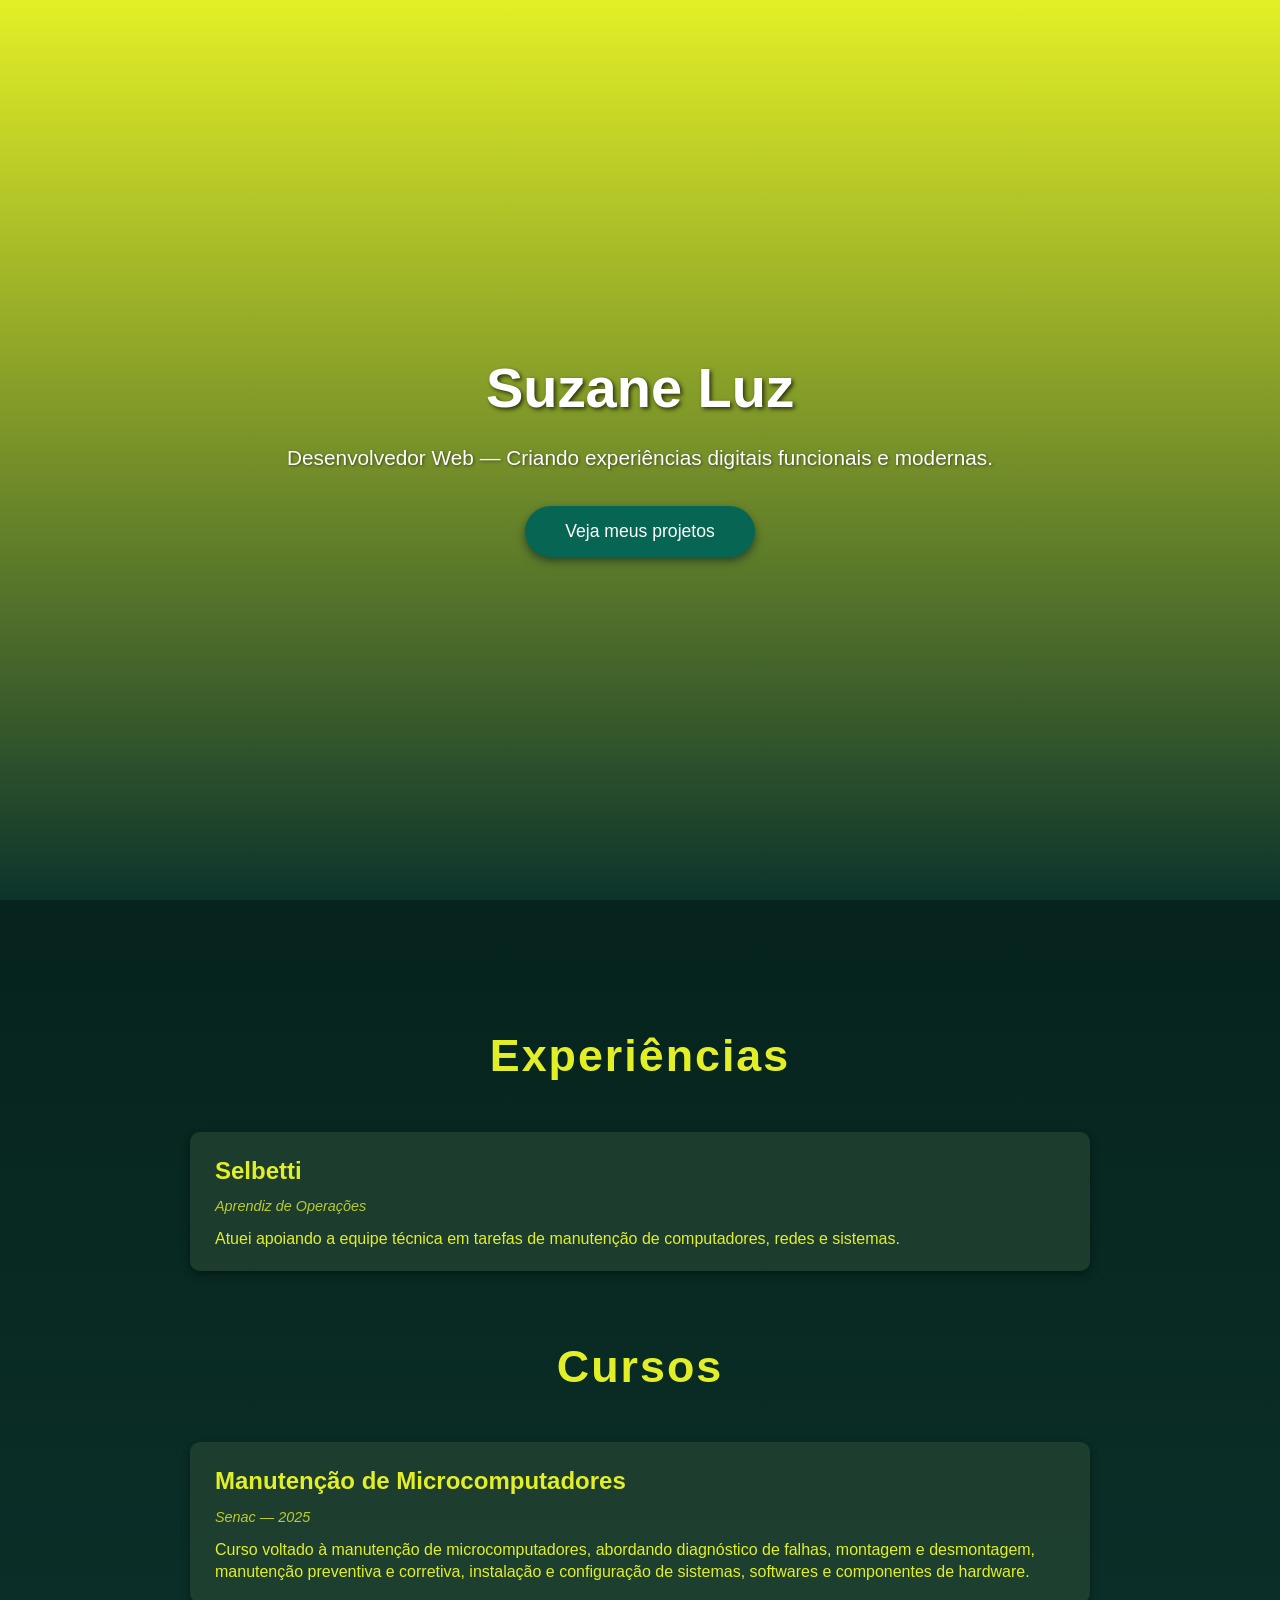
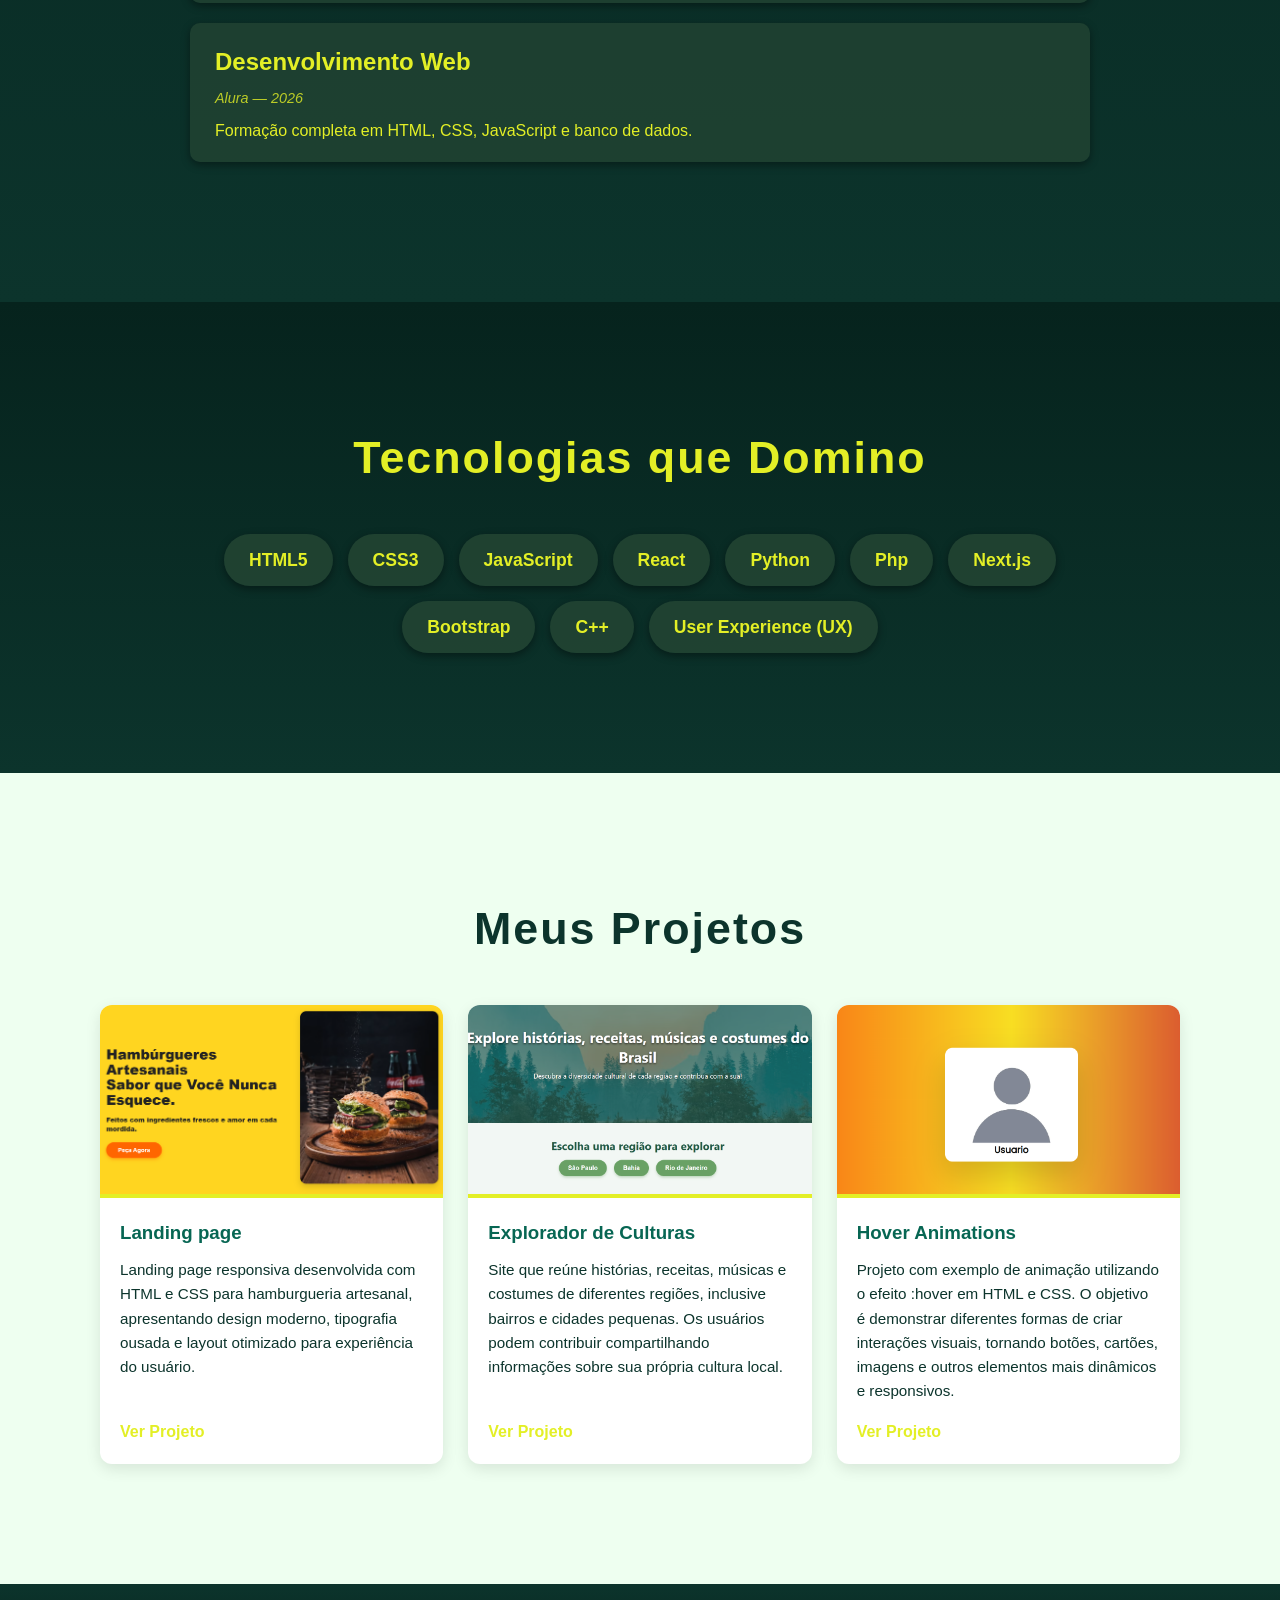
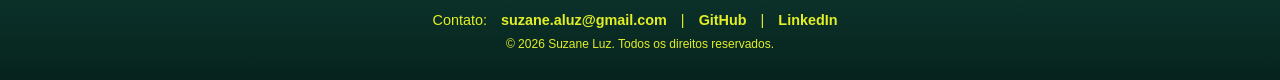
<file: index.html>
<!DOCTYPE html>
<html lang="pt-BR">
<head>
  <meta charset="UTF-8" />
  <meta name="viewport" content="width=device-width, initial-scale=1" />
  <title>Portfólio - Desenvolvedor Web</title>
  <link rel="stylesheet" href="styles.css" />
</head>
<body>

  <!-- Seção Início -->
  <header id="inicio">
    <h1>Suzane Luz</h1>
    <p>Desenvolvedor Web — Criando experiências digitais funcionais e modernas.</p>
    <button class="btn-primary" id="btn-projetos" aria-label="Veja meus projetos">
      Veja meus projetos
    </button>
  </header>

  <section id="experiencias" class="fade-section">
    <div class="container">
      <h2>Experiências</h2>
      <div class="experiencia-lista">
        <div class="experiencia-item" tabindex="0">
          <h3>Selbetti</h3>
          <span>Aprendiz de Operações</span>
          <p>Atuei apoiando a equipe técnica em tarefas de manutenção de computadores, redes e sistemas.</p>
        </div>
      </div>

      <h2 style="margin-top: 60px;">Cursos</h2>
      <div class="experiencia-lista">
        <div class="experiencia-item" tabindex="0">
          <h3>Manutenção de Microcomputadores</h3>
          <span>Senac — 2025</span>
          <p>Curso voltado à manutenção de microcomputadores, abordando diagnóstico de falhas, montagem e desmontagem, manutenção preventiva e corretiva, instalação e configuração de sistemas, softwares e componentes de hardware.</p>
        </div>
        <div class="experiencia-item" tabindex="0">
          <h3>Desenvolvimento Web</h3>
          <span>Alura — 2026</span>
          <p>Formação completa em HTML, CSS, JavaScript e banco de dados.</p>
        </div>
      </div>
    </div>
  </section>

  <section id="tecnologias" class="fade-section">
    <div class="container">
      <h2>Tecnologias que Domino</h2>
      <div class="tecnologias-lista">
        <span class="tecnologia-item">HTML5</span>
        <span class="tecnologia-item">CSS3</span>
        <span class="tecnologia-item">JavaScript</span>
        <span class="tecnologia-item">React</span>
        <span class="tecnologia-item">Python</span>
        <span class="tecnologia-item">Php</span>
        <span class="tecnologia-item">Next.js</span>
        <span class="tecnologia-item">Bootstrap</span>
        <span class="tecnologia-item">C++</span>
        <span class="tecnologia-item">User Experience (UX)</span>
      </div>
    </div>
  </section>

  <section id="projetos" class="fade-section">
    <div class="container">
      <h2>Meus Projetos</h2>
      <div class="projetos-grid">
        <div class="projeto-card" tabindex="0">
          <img class="projeto-img" src="assets/landingpage.png" alt="Screenshot Projeto 1" />
          <div class="projeto-info">
            <h3>Landing page</h3>
            <p>Landing page responsiva desenvolvida com HTML e CSS para hamburgueria artesanal, apresentando design moderno, tipografia ousada e layout otimizado para experiência do usuário.</p>
            <a class="projeto-link" href="https://suzaneluzz.github.io/delicia-burgers/" target="_blank" rel="noopener noreferrer">Ver Projeto</a>
          </div>
        </div>
        <div class="projeto-card" tabindex="0">
          <img class="projeto-img" src="assets/culturas.png" alt="Screenshot Projeto 2" />
          <div class="projeto-info">
            <h3>Explorador de Culturas</h3>
            <p>Site que reúne histórias, receitas, músicas e costumes de diferentes regiões, inclusive bairros e cidades pequenas. Os usuários podem contribuir compartilhando informações sobre sua própria cultura local.</p>
            <a class="projeto-link" href="https://suzaneluzz.github.io/culturas/" target="_blank" rel="noopener noreferrer">Ver Projeto</a>
          </div>
        </div>
        <div class="projeto-card" tabindex="0">
          <img class="projeto-img" src="assets/hover.png" alt="Screenshot Projeto 3" />
          <div class="projeto-info">
            <h3>Hover Animations</h3>
            <p>Projeto com exemplo de animação utilizando o efeito :hover em HTML e CSS. O objetivo é demonstrar diferentes formas de criar interações visuais, tornando botões, cartões, imagens e outros elementos mais dinâmicos e responsivos.</p>
            <a class="projeto-link" href="https://suzaneluzz.github.io/hover-animation/" target="_blank" rel="noopener noreferrer">Ver Projeto</a>
          </div>
        </div>
      </div>
    </div>
  </section>

  <footer>
    <p>Contato: <a href="mailto:suzane.aluz@gmail.com">suzane.aluz@gmail.com</a> | 
      <a href="https://github.com/SuzaneLuzz" target="_blank" rel="noopener noreferrer">GitHub</a> | 
      <a href="https://www.linkedin.com/in/suzaneazevedoluz/" target="_blank" rel="noopener noreferrer">LinkedIn</a>
    </p>
    <small>© 2026 Suzane Luz. Todos os direitos reservados.</small>
  </footer>

  <button id="voltarTopo" title="Voltar ao topo" aria-label="Voltar ao topo">⬆</button>

  <script src="scripts.js"></script>
</body>
</html>
</file>
<file: styles.css>
/* Paleta de cores */
:root {
  --amarelo-verde: #e3ef26;
  --verde-claro: #076653;
  --verde-escuro: #0c342c;
  --verde-quase-preto: #06231d;
  --creme: #eefff0;
  --branco: #ffffff;
}

* {
  margin: 0;
  padding: 0;
  box-sizing: border-box;
}

body {
  font-family: 'Segoe UI', Tahoma, Geneva, Verdana, sans-serif;
  line-height: 1.6;
  color: var(--verde-escuro);
  background: var(--creme);
  scroll-behavior: smooth;
}

a {
  color: var(--amarelo-verde);
  text-decoration: none;
  font-weight: bold;
}
a:hover,
a:focus {
  text-decoration: underline;
  outline: none;
}

/* Seção Início (Hero) */
header {
  background: linear-gradient(to bottom, var(--amarelo-verde), var(--verde-escuro));
  color: var(--branco);
  padding: 80px 20px;
  text-align: center;
  min-height: 100vh;
  display: flex;
  flex-direction: column;
  justify-content: center;
}

header h1 {
  font-size: 3.5rem;
  margin-bottom: 0.5rem;
  text-shadow: 2px 2px 4px rgba(0,0,0,0.7);
  transition: transform 0.6s ease;
}
header h1:hover,
header h1:focus {
  transform: scale(1.05);
  outline: none;
}

header p {
  font-size: 1.3rem;
  margin-bottom: 2rem;
  font-weight: 500;
  text-shadow: 1px 1px 3px rgba(0,0,0,0.5);
  transition: opacity 0.8s ease;
}

.btn-primary {
  background-color: var(--verde-claro);
  border: none;
  color: var(--branco);
  padding: 15px 40px;
  font-size: 1.1rem;
  cursor: pointer;
  border-radius: 30px;
  transition: background-color 0.3s ease, transform 0.3s ease;
  width: max-content;
  margin: 0 auto;
  box-shadow: 0 4px 8px rgb(15 48 38 / 0.7);
}
.btn-primary:hover,
.btn-primary:focus {
  background-color: var(--amarelo-verde);
  color: var(--verde-escuro);
  font-weight: 700;
  transform: scale(1.07);
  outline: none;
  box-shadow: 0 0 12px var(--amarelo-verde);
}

/* Container para seções */
.container {
  width: 90%;
  max-width: 1100px;
  margin: 0 auto;
  padding: 60px 0;
}

/* Animação fade + slide */
.fade-section {
  opacity: 0;
  transform: translateY(40px);
  transition: opacity 0.8s ease, transform 0.8s ease;
}

.fade-section.visible {
  opacity: 1;
  transform: translateY(0);
}

/* Seção Experiências */
#experiencias {
  background: linear-gradient(to bottom, var(--verde-quase-preto), var(--verde-escuro));
  color: var(--amarelo-verde);
  padding: 60px 0;
}

#experiencias h2,
#tecnologias h2,
#projetos h2 {
  text-align: center;
  font-size: 2.8rem;
  margin-bottom: 40px;
  letter-spacing: 2px;
  transition: color 0.5s ease;
}

#experiencias h2:hover,
#tecnologias h2:hover,
#projetos h2:hover {
  color: var(--amarelo-verde);
  cursor: default;
}

.experiencia-lista {
  max-width: 900px;
  margin: 0 auto;
}

.experiencia-item {
  background-color: rgba(37, 70, 52, 0.7);
  padding: 20px 25px;
  border-radius: 10px;
  margin-bottom: 20px;
  box-shadow: 0 3px 8px rgba(0,0,0,0.4);
  transition: background-color 0.3s ease, transform 0.3s ease;
  outline: none;
}

.experiencia-item:hover,
.experiencia-item:focus {
  background-color: rgba(37, 70, 52, 0.9);
  transform: scale(1.05);
  box-shadow: 0 8px 18px rgba(0,0,0,0.7);
  cursor: pointer;
  outline: none;
}

.experiencia-item h3 {
  font-size: 1.5rem;
  margin-bottom: 5px;
  font-weight: 700;
}

.experiencia-item span {
  font-style: italic;
  font-size: 0.9rem;
  display: block;
  margin-bottom: 10px;
  opacity: 0.8;
}

.experiencia-item p {
  font-size: 1rem;
  line-height: 1.4;
  transition: color 0.4s ease;
}
.experiencia-item:hover p,
.experiencia-item:focus p {
  color: var(--amarelo-verde);
}

/* Seção Tecnologias */
#tecnologias {
  background: linear-gradient(to bottom, var(--verde-quase-preto), var(--verde-escuro));
  color: var(--amarelo-verde);
  padding: 60px 0;
  text-align: center;
}

.tecnologias-lista {
  display: flex;
  flex-wrap: wrap;
  justify-content: center;
  gap: 15px;
  max-width: 900px;
  margin: 0 auto;
}

.tecnologia-item {
  background-color: rgba(37, 70, 52, 0.8);
  padding: 12px 25px;
  border-radius: 30px;
  font-weight: 600;
  font-size: 1.1rem;
  box-shadow: 0 3px 8px rgba(0, 0, 0, 0.4);
  transition: background-color 0.3s ease, transform 0.3s ease;
  cursor: default;
  user-select: none;
  outline: none;
}
.tecnologia-item:hover,
.tecnologia-item:focus {
  background-color: var(--amarelo-verde);
  color: var(--verde-escuro);
  font-weight: 700;
  outline: none;
  transform: scale(1.07);
}

/* Seção Projetos */
#projetos {
  background: var(--creme);
  color: var(--verde-escuro);
  padding: 60px 0;
}

.projetos-grid {
  display: grid;
  grid-template-columns: repeat(auto-fit, minmax(280px, 1fr));
  gap: 25px;
  max-width: 1100px;
  margin: 0 auto;
  padding: 0 10px;
}

.projeto-card {
  background: white;
  border-radius: 12px;
  box-shadow: 0 5px 15px rgba(0,0,0,0.1);
  overflow: hidden;
  display: flex;
  flex-direction: column;
  transition: transform 0.4s ease, box-shadow 0.4s ease;
  outline: none;
}

.projeto-card:hover,
.projeto-card:focus {
  transform: translateY(-10px) scale(1.05);
  box-shadow: 0 15px 30px rgba(0,0,0,0.25);
  cursor: pointer;
  outline: none;
}

.projeto-img {
  width: 100%;
  aspect-ratio: 16 / 9;
  object-fit: cover;
  border-bottom: 4px solid var(--amarelo-verde);
}

.projeto-info {
  padding: 20px;
  flex-grow: 1;
  display: flex;
  flex-direction: column;
  justify-content: space-between;
}

.projeto-info h3 {
  margin-bottom: 10px;
  color: var(--verde-claro);
  transition: color 0.4s ease;
}

.projeto-info p {
  flex-grow: 1;
  font-size: 0.95rem;
  margin-bottom: 15px;
  transition: color 0.4s ease;
}

.projeto-card:hover .projeto-info h3,
.projeto-card:focus .projeto-info h3 {
  color: var(--amarelo-verde);
}

.projeto-card:hover .projeto-info p,
.projeto-card:focus .projeto-info p {
  color: var(--amarelo-verde);
}

.projeto-link {
  font-weight: bold;
  color: var(--amarelo-verde);
  align-self: flex-start;
  transition: color 0.3s ease, text-decoration 0.3s ease;
}

.projeto-link:hover,
.projeto-link:focus {
  text-decoration: underline;
  color: var(--verde-escuro);
  outline: none;
}

/* Rodapé */
footer {
  background: linear-gradient(to top, var(--verde-quase-preto), var(--verde-escuro));
  color: var(--amarelo-verde);
  text-align: center;
  padding: 25px 15px;
  font-size: 0.9rem;
}

footer a {
  color: var(--amarelo-verde);
  margin: 0 10px;
}

footer a:hover,
footer a:focus {
  color: var(--branco);
  outline: none;
}

/* Botão voltar ao topo */
#voltarTopo {
  position: fixed;
  bottom: 30px;
  right: 30px;
  display: none;
  background-color: var(--amarelo-verde);
  color: var(--verde-escuro);
  border: none;
  border-radius: 50%;
  width: 45px;
  height: 45px;
  font-size: 1.8rem;
  cursor: pointer;
  box-shadow: 0 4px 10px rgba(227, 239, 38, 0.7);
  z-index: 1100;
  transition: background-color 0.3s ease;
}

#voltarTopo:hover,
#voltarTopo:focus {
  background-color: #b4c318;
  outline: none;
}

/* Responsividade */
@media (max-width: 600px) {
  header h1 {
    font-size: 2.4rem;
  }
  #experiencias h2,
  #tecnologias h2,
  #projetos h2 {
    font-size: 2rem;
  }
  .projetos-grid {
    grid-template-columns: 1fr;
  }
}
</file>
